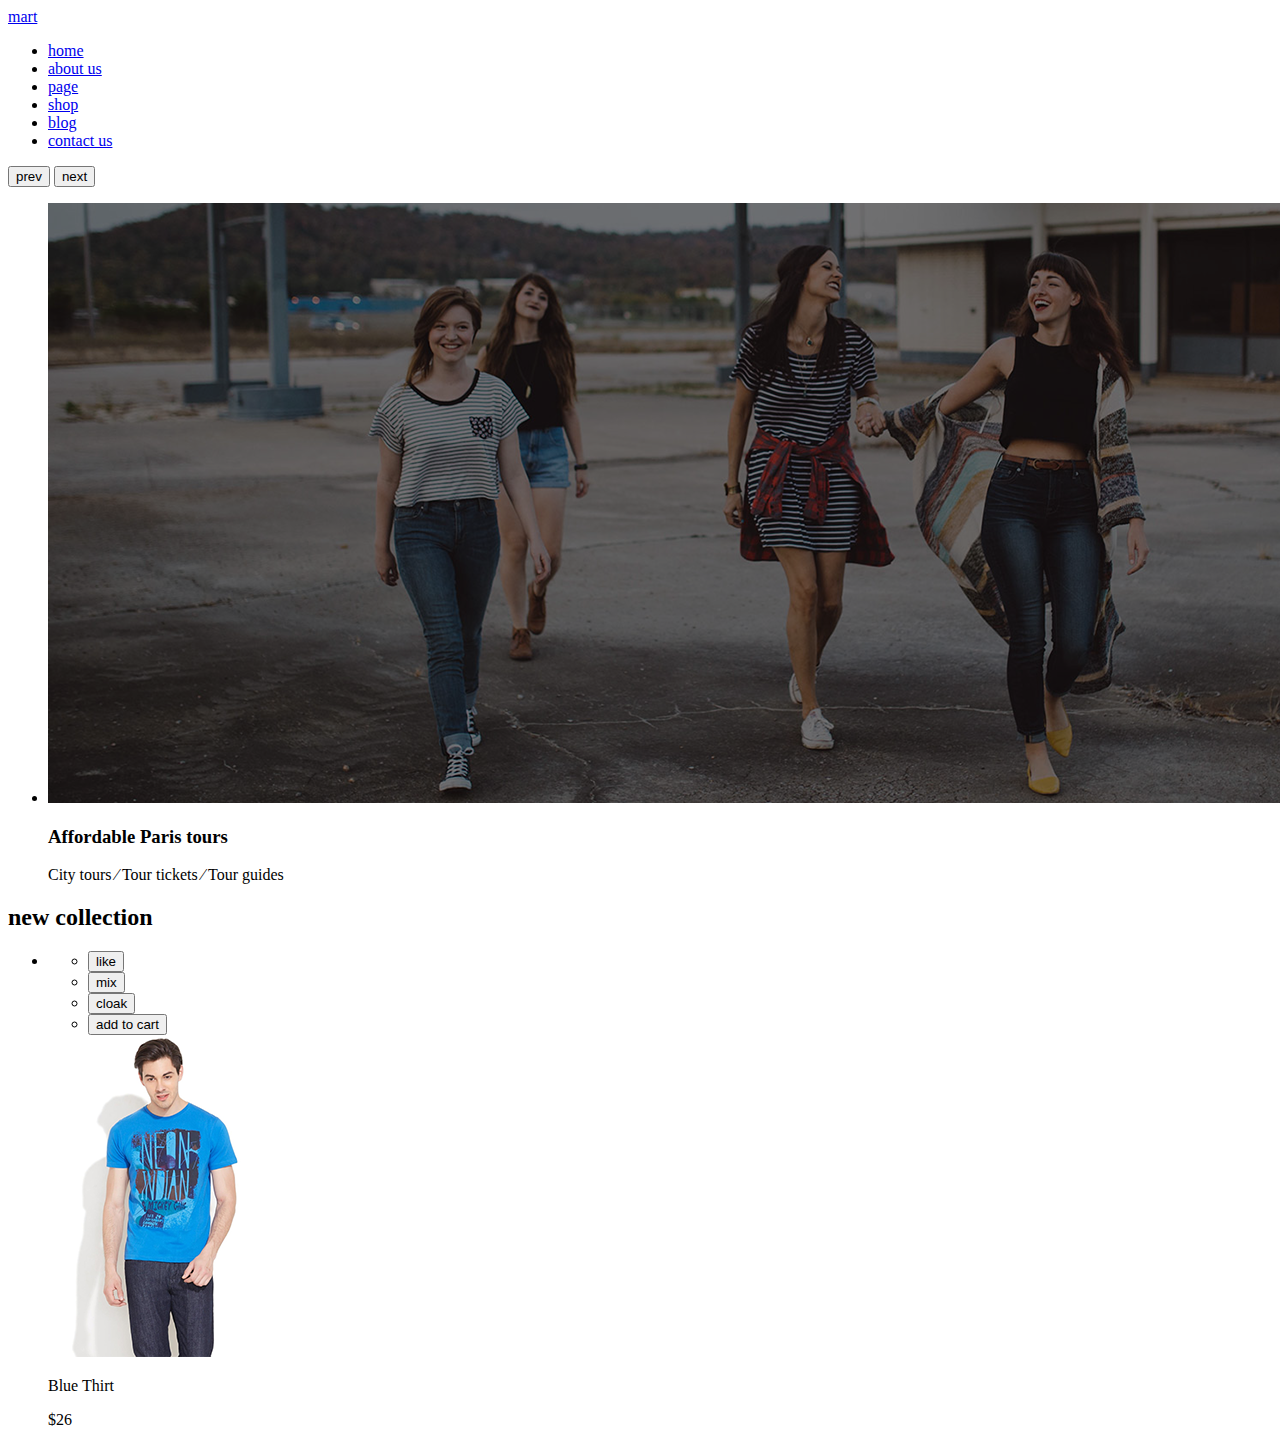
<file: html1/index.html>
<!DOCTYPE html><!DOCTYPE html>
<html lang="en">
<head>
    <meta charset="UTF-8">
    <meta name="viewport" content="width=device-width, initial-scale=1.0">
    <meta http-equiv="X-UA-Compatible" content="ie=edge">
    <link href="https://fonts.googleapis.com/css?family=Montserrat|Open+Sans:700|Roboto:300,900&amp;subset=cyrillic" rel="stylesheet">
    <link rel="stylesheet" href="css/style.css"/>
    <title>Homework_05</title>
</head>
<body>
    <header class="headline"> 
        <div class="container clearfix">        
        <a href="#" class="logo">mart</a>
        <nav class="naviganion">
            <ul class="menu clearfix">
             <li class="menu_item"><a href="#">home</a></li>
             <li class="menu_item"><a href="#">about us</a></li>
             <li class="menu_item"><a href="#">page</a></li>
             <li class="menu_item"><a href="#">shop</a></li>
             <li class="menu_item"><a href="#">blog</a></li>
             <li class="menu_item"><a href="#">contact us</a></li>
            </ul>
        </nav>
        </div>
    </header>
    <main class="main_page">

        <section class="slide_section slide_container">
            <div class="slide_content">
                <div class="box_ctrl container">
                    <button class="slide_ctrl prev"> <span class="visually-hidden">prev</span> </button>
                    <button class="slide_ctrl next"> <span class="visually-hidden">next</span> </button>
                </div>
                <ul class="slides">
                    <li class="slides_item">
                        <img class="slides_image" src="img/slides/slide_img1.png" alt="slide image" width="1600" height="600">
                        <div class="slides_descr">
                            <h3 class="slides_title">Affordable Paris tours</h3>
                            <p class="slides_subtitle">City tours  <span>&#8260;</span>  Tour tickets  <span>&#8260;</span>  Tour guides</p>
                        </div>
                    </li>
                </ul>
            </div>
        </section>

    <section class="collection">
        <div class="container">
            <h2>new collection</h2>
            <ul class="card clearfix">
                <li class="card_item ">
                <div class="card_wrap">
                    <div class="soc_box">
                        <ul class="soc_menu clearfix">
                            <li class="soc_item"><button class="soc_btn like"> <span class="visually-hidden">like</span></button></li>
                            <li class="soc_item"><button class="soc_btn mix"> <span class="visually-hidden">mix</span></button></li>
                            <li class="soc_item"><button class="soc_btn cloak"> <span class="visually-hidden">cloak</span></button></li>
                            <li class="soc_item"><button class="soc_btn cart">add to cart</button></li>
                        </ul>               
                     </div>
                     <img src="img/photo/image1.png" alt="photo" width="255" height="322" >
                     <div class="name_box">
                         <p class="name">Blue Thirt</p>
                     </div>
                     <div class="price_box">
                         <p class="price"><span>&#36;</span>26</p>
                     </div>
                </div>                
                </li>
</file>
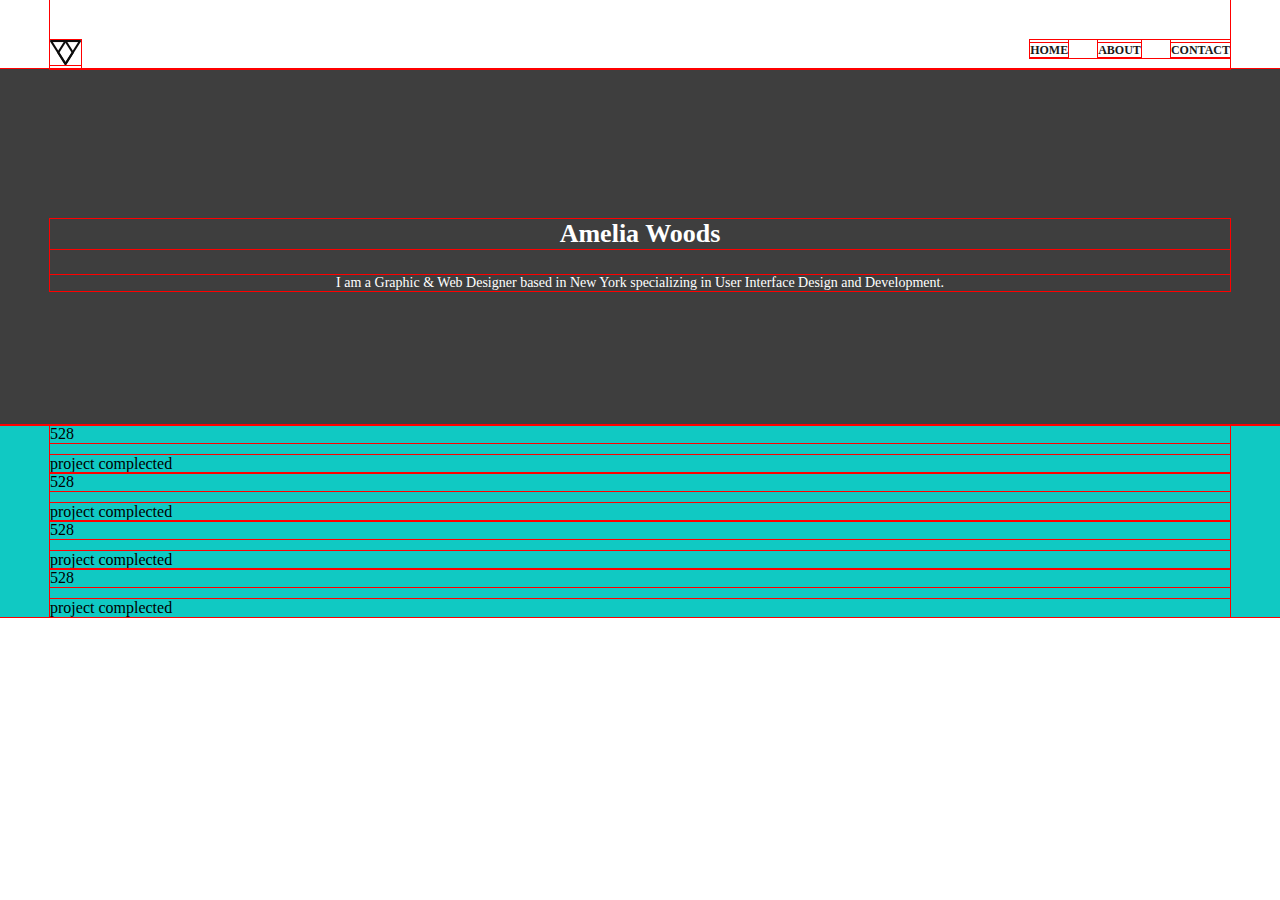
<file: start teach/index.html>
<!DOCTYPE html>
<html lang="en">
<head>
    <meta charset="UTF-8">
    <meta name="viewport" content="width=device-width, initial-scale=1.0">
    <meta http-equiv="X-UA-Compatible" content="ie=edge">
    <link rel="stylesheet" href="css/style.css">
    <link href="http://allfont.ru/allfont.css?fonts=montserrat" rel="stylesheet" type="text/css" />
    <link href="" rel="stylesheet" type="text/css" />
    <link href="" rel="stylesheet" type="text/css" />
    <link href="" rel="stylesheet" type="text/css" />
    <link href="" rel="stylesheet" type="text/css" />
    <title>Day1</title>
</head>
<body>
        <header class=" header container box clearfix">
            <a href="#" class="logo">
                <img src="./img/logo@1X.png" alt="">
            </a>
        <nav class="head">
            <ul class="site-navigation clearfix">
            <li class="head-item"><a href="#">Home</a>
            </li>
            <li class="head-item"><a href="#">About</a>
            </li>
            <li class="head-item"><a href="#">Contact</a>
            </li>
            </ul>   
        </nav>  
        </header>

        <main>
        <section class="banner" >
            <div class="container">
            <h2 class="name">Amelia Woods</h2>
            <p class="long-name">I am a Graphic & Web Designer based in New York specializing in User Interface Design and Development. </p>
        </div>
        </section> 

        <section class="numbers">
            <div class="container">
                <ul class="number-list">
                    <li class="number-items">
                        <p class="number-title">528</p>
                        <p class="number-subtitle">project complected</p>
                    </li>
                    <li class="number-items">
                        <p class="number-title">528</p>
                        <p class="number-subtitle">project complected</p>
                    </li>
                    <li class="number-items">
                        <p class="number-title">528</p>
                        <p class="number-subtitle">project complected</p>
                    </li>
                    <li class="number-items">
                        <p class="number-title">528</p>
                        <p class="number-subtitle">project complected</p>
                    </li>
                </ul>
            </div>
        </section>
    </main>

</body>
</file>
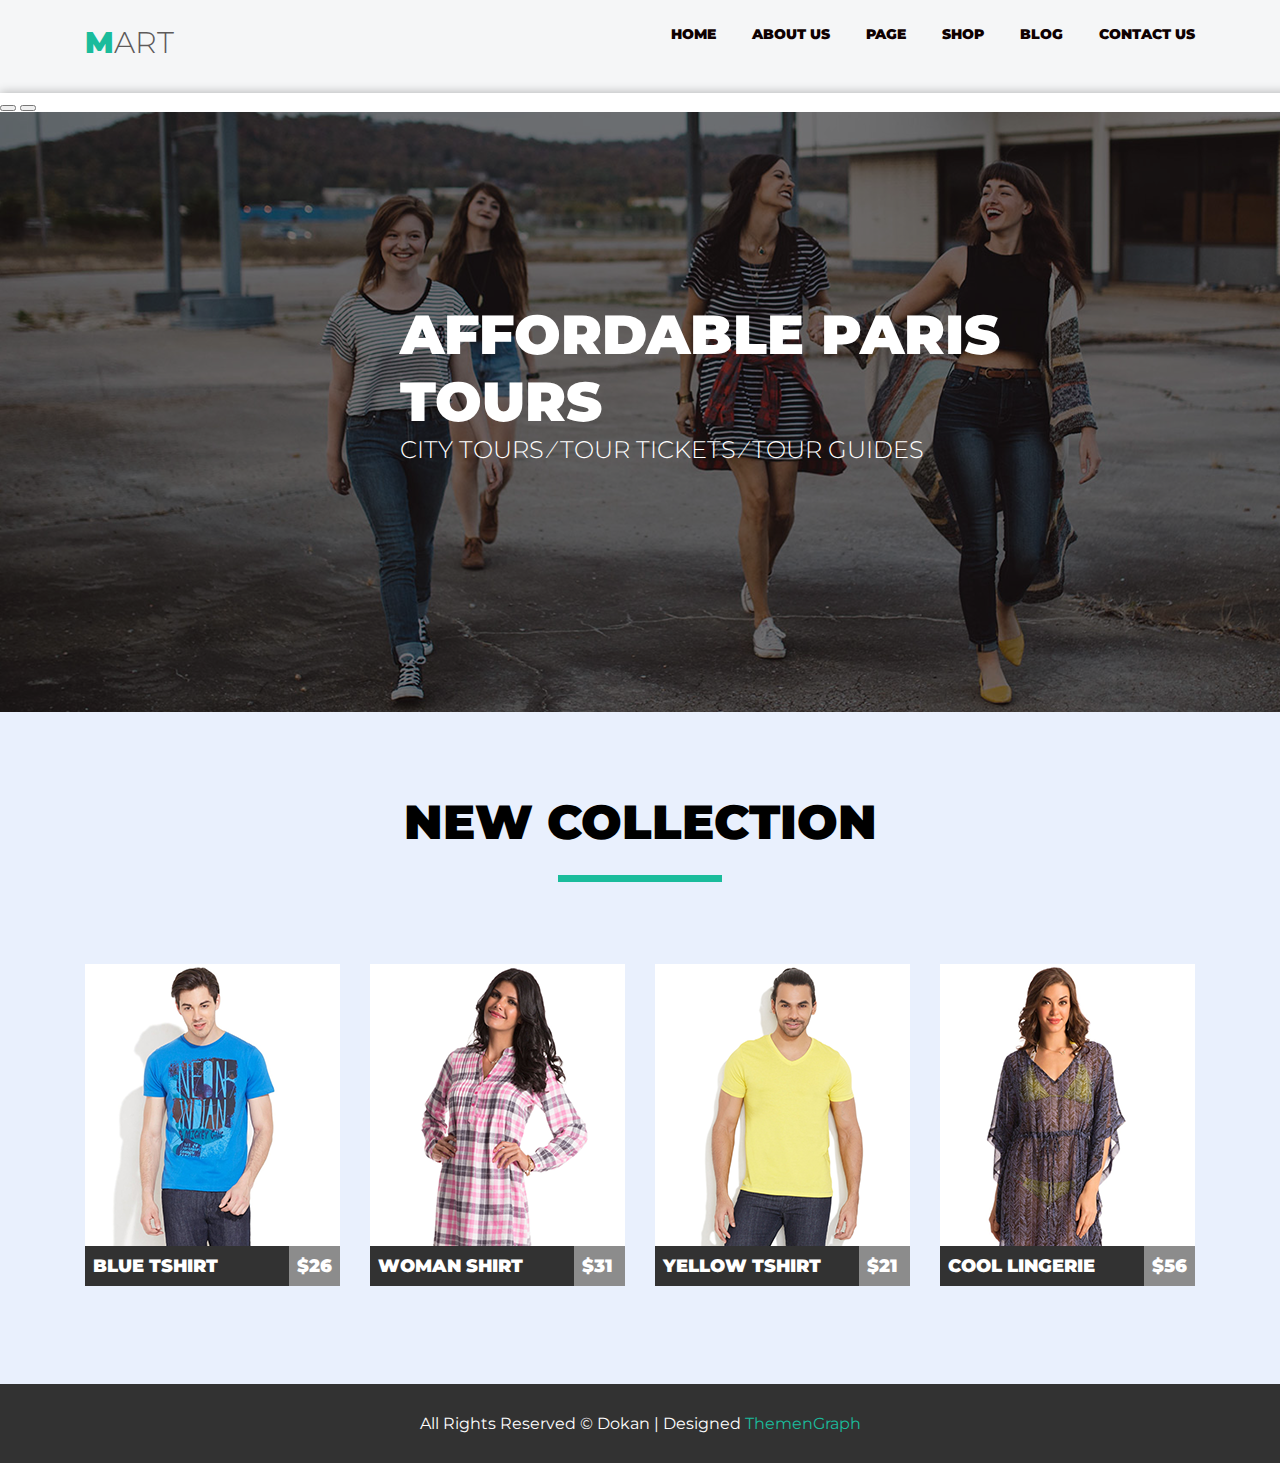
<file: day 3/module-5/index.html>
<!DOCTYPE html>
<html lang="en">
<head>
    <meta charset="UTF-8">
    <meta name="viewport" content="width=device-width, initial-scale=1.0">
    <meta http-equiv="X-UA-Compatible" content="ie=edge">
    <link href="https://fonts.googleapis.com/css?family=Montserrat|Open+Sans:700|Roboto:300,900&amp;subset=cyrillic" rel="stylesheet">
    <link rel="stylesheet" href="/day 3/module-5/css/style.css">
    <title>Homework_05</title>
</head>
<body>
    <header class="headline"> 
        <div class="container clearfix">        
        <a href="#" class="logo">mart</a>
        <nav class="naviganion">
            <ul class="menu clearfix">
             <li class="menu_item"><a href="#">home</a></li>
             <li class="menu_item"><a href="#">about us</a></li>
             <li class="menu_item"><a href="#">page</a></li>
             <li class="menu_item"><a href="#">shop</a></li>
             <li class="menu_item"><a href="#">blog</a></li>
             <li class="menu_item"><a href="#">contact us</a></li>
            </ul>
        </nav>
        </div>
    </header>

    <main class="main_page">

        <section class="slide_section slide_container">
            <div class="slide_content">
                <div class="box inner-container">
                    <button class="slide"> <span class="visually-hidden">prev</span> </button>
                    <button class="slide-next"> <span class="visually-hidden">next</span> </button>
                </div>
                <ul class="slides">
                    <li class="slides-item">
                        <img class="slides-image" src="img/slide_img1.png" alt="slide image" width="1600" height="600">
                        <div class="slides_descr">
                            <h3 class="slides_title">Affordable Paris tours</h3>
                            <p class="slides_subtitle">City tours  <span>&#8260;</span>  Tour tickets  <span>&#8260;</span>  Tour guides</p>
                        </div>
                    </li>
                </ul>
            </div>
        </section>

    <section class="collection">
        <div class="container">
            <h2>new collection</h2>
            <ul class="card clearfix">
                <li class="card_item ">
                <div class="card_wrap">
                    <div class="soc_box">
                        <ul class="soc_menu clearfix">
                            <li class="soc_item"><button class="soc_btn like"> <span class="visually-hidden">like</span></button></li>
                            <li class="soc_item"><button class="soc_btn mix"> <span class="visually-hidden">mix</span></button></li>
                            <li class="soc_item"><button class="soc_btn cloak"> <span class="visually-hidden">cloak</span></button></li>
                            <li class="soc_item"><button class="soc_btn cart">add to cart</button></li>
                        </ul>               
                     </div>
                     <img src="img/img/img1.png" alt="photo" width="255" height="322" >
                     <div class="name_box">
                         <p class="name">Blue Tshirt</p>
                     </div>
                     <div class="price_box">
                         <p class="price"><span>&#36;</span>26</p>
                     </div>
                </div>                
                </li>
                <li class="card_item ">
                <div class="card_wrap">
                    <div class="soc_box">
                        <ul class="soc_menu clearfix">
                            <li class="soc_item"><button class="soc_btn like"> <span class="visually-hidden">like</span></button></li>
                            <li class="soc_item"><button class="soc_btn mix"> <span class="visually-hidden">mix</span></button></li>
                            <li class="soc_item"><button class="soc_btn cloak"> <span class="visually-hidden">cloak</span></button></li>
                            <li class="soc_item"><button class="soc_btn cart">add to cart</button></li>
                        </ul>               
                     </div>
                     <img src="img/img/img2.png" alt="photo" width="255" height="322" >
                     <div class="name_box">
                         <p class="name">woman shirt</p>
                     </div>
                     <div class="price_box">
                         <p class="price"><span>&#36;</span>31</p>
                     </div>
                </div>                
                </li>
                <li class="card_item ">
                <div class="card_wrap">
                    <div class="soc_box">
                        <ul class="soc_menu clearfix">
                            <li class="soc_item"><button class="soc_btn like"> <span class="visually-hidden">like</span></button></li>
                            <li class="soc_item"><button class="soc_btn mix"> <span class="visually-hidden">mix</span></button></li>
                            <li class="soc_item"><button class="soc_btn cloak"> <span class="visually-hidden">cloak</span></button></li>
                            <li class="soc_item"><button class="soc_btn cart">add to cart</button></li>
                        </ul>               
                     </div>
                     <img src="img/img/img3.png" alt="photo" width="255" height="322" >
                     <div class="name_box">
                         <p class="name">yellow Tshirt</p>
                     </div>
                     <div class="price_box">
                         <p class="price"><span>&#36;</span>21</p>
                     </div>
                </div>                
                </li>            
                <li class="card_item ">
                <div class="card_wrap">
                    <div class="soc_box">
                        <ul class="soc_menu clearfix">
                            <li class="soc_item"><button class="soc_btn like"> <span class="visually-hidden">like</span></button></li>
                            <li class="soc_item"><button class="soc_btn mix"> <span class="visually-hidden">mix</span></button></li>
                            <li class="soc_item"><button class="soc_btn cloak"> <span class="visually-hidden">cloak</span></button></li>
                            <li class="soc_item"><button class="soc_btn cart">add to cart</button></li>
                        </ul>               
                     </div>
                     <img src="img/img/img4.png" alt="photo" width="255" height="322" >
                     <div class="name_box">
                         <p class="name">cool lingerie</p>
                     </div>
                     <div class="price_box">
                         <p class="price"><span>&#36;</span>56</p>
                     </div>
                </div>                
                </li>         
            </ul>        
        </div>
    </section>
    </main>
    <footer class="foot">
        <div class="container">
            <p>All Rights Reserved <span>&#169;</span> Dokan <span>&#124;</span> Designed <span class="lead">ThemenGraph</span></p>
        </div>
    </footer>    
</body>
</html>
</file>
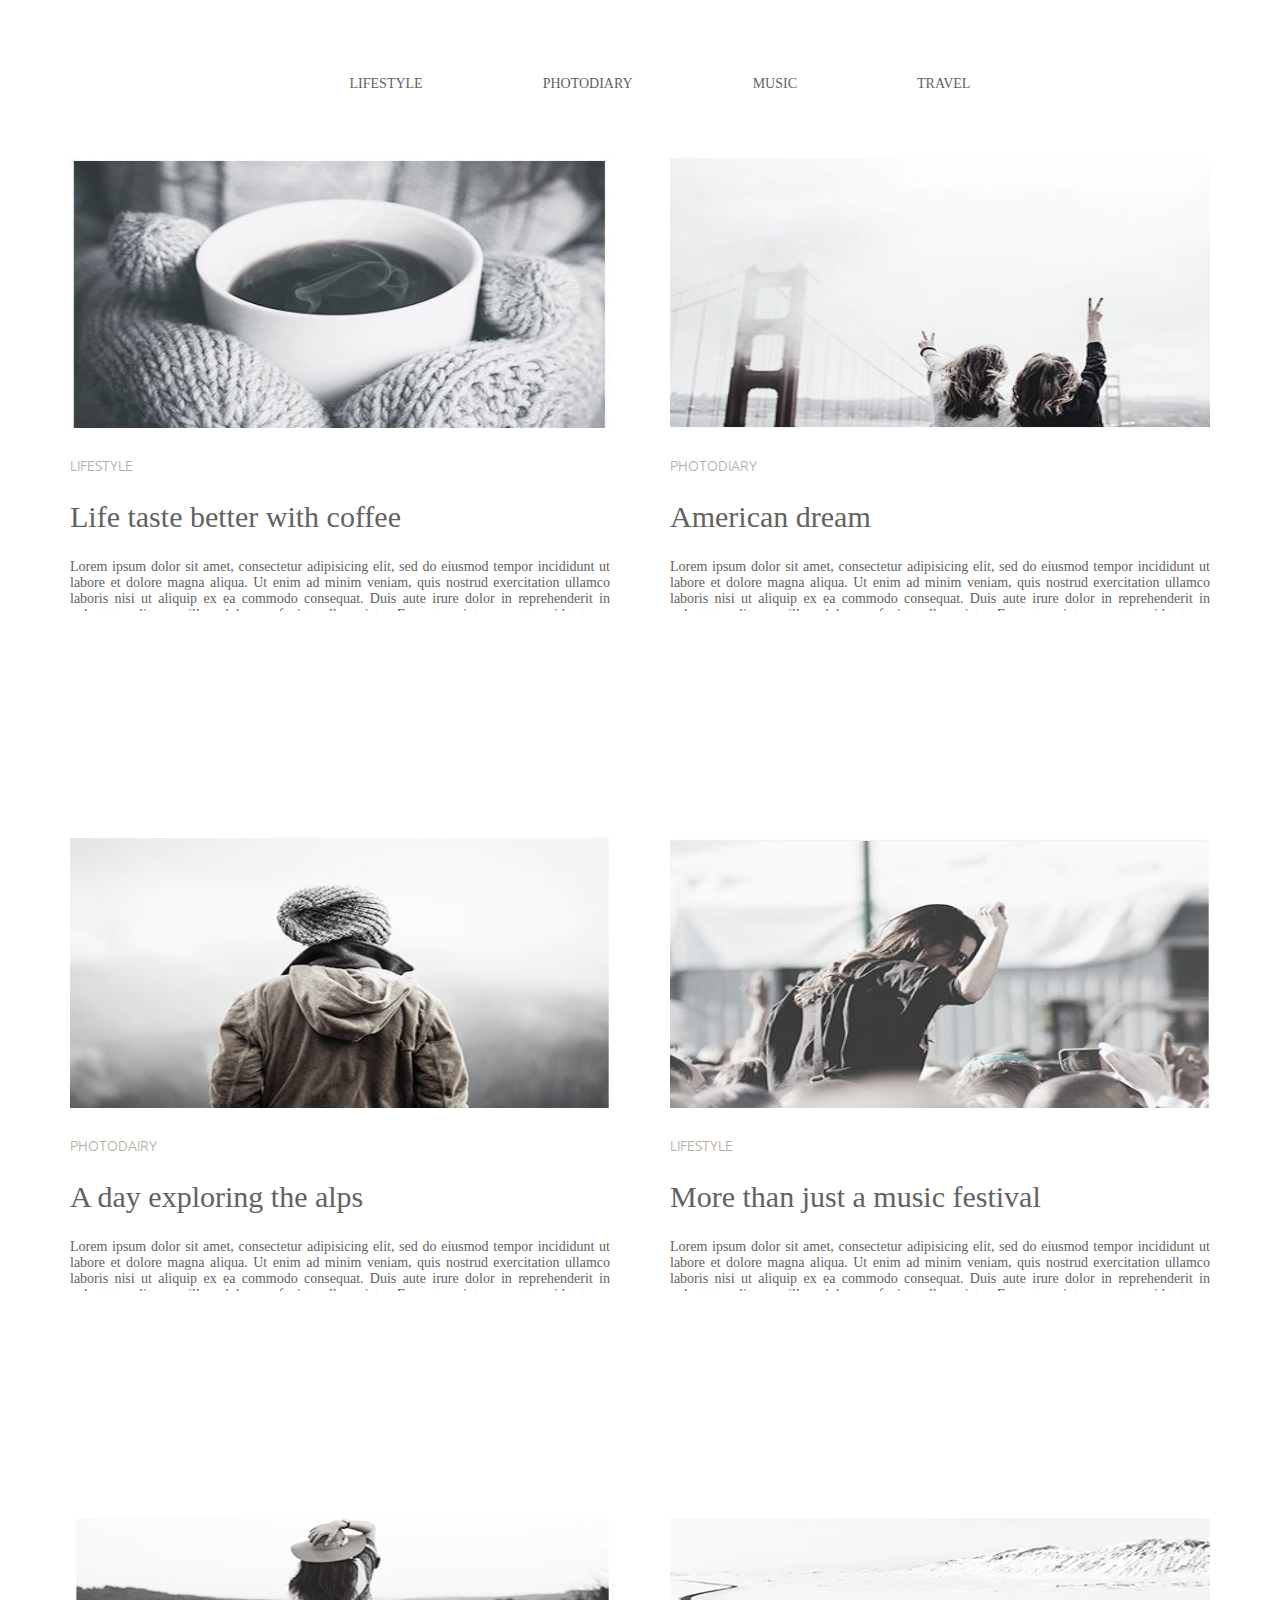
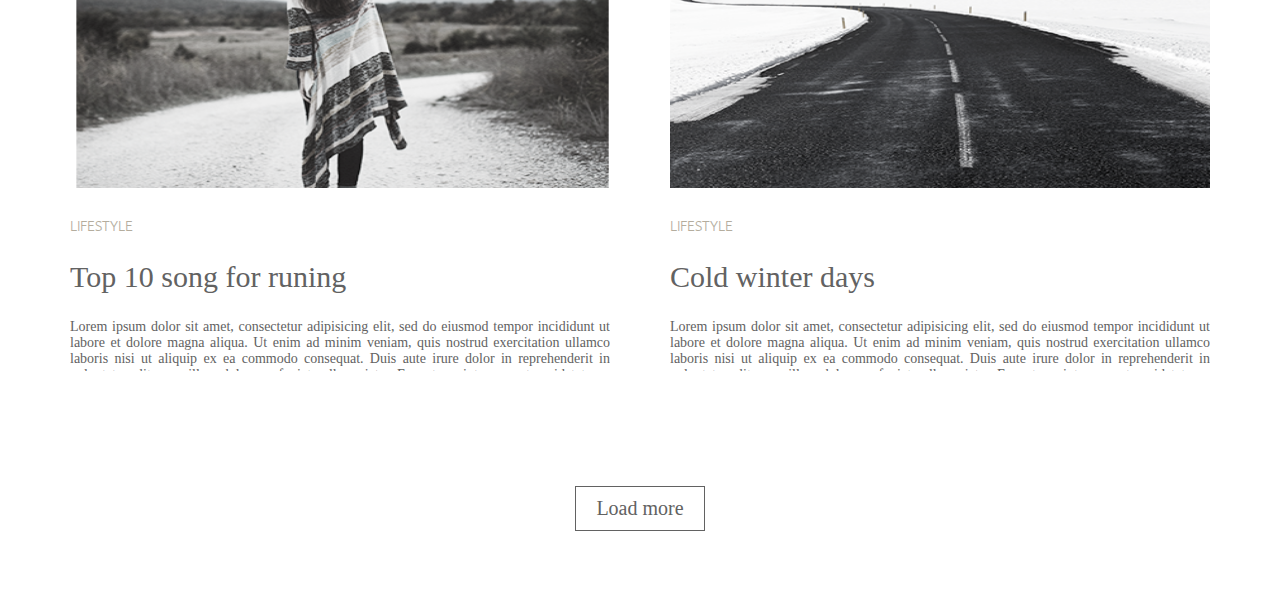
<file: html-css/module-3/index.html>
<!DOCTYPE html>
<html lang="en">
    <head>
        <meta charset="UTF-8">
        <meta name="viewport" content="width=device-width, initial-scale=1.0">
        <meta http-equiv="X-UA-Compatible" content="ie=edge">
        <title>Home work</title>
        <link rel="stylesheet" href="css/style.css">
        <link href="https://fonts.googleapis.com/css?family=Playfair+Display" rel="stylesheet">
        <link href="https://fonts.googleapis.com/css?family=Ubuntu" rel="stylesheet">
    </head>
     <body>
        <header class="main-page-header">
            <nav>
                <ul>
                    <li>lifestyle</li>
                    <li>photodiary</li>
                    <li>music</li>
                    <li>travel</li>
                </ul>
            </nav>
        </header>
        <main>
            <article class="main-page-article">
                <img src="img/image1.png" width="100%">
                <h5>Lifestyle</h5>  
                <h2>Life taste better with coffee </h2>
                <p> Lorem ipsum dolor sit amet, consectetur adipisicing elit, sed do eiusmod tempor incididunt ut labore et dolore magna aliqua.
                   Ut enim ad minim veniam, quis nostrud exercitation ullamco laboris nisi ut aliquip ex ea commodo consequat. Duis aute irure 
                   dolor in reprehenderit in voluptate velit esse cillum dolore eu fugiat nulla pariatur. Excepteur sint occaecat cupidatat non
                   proident, sunt in culpa qui officia deserunt mollit anim id est laborum. Sed ut perspiciatis unde omnis iste natus error sit 
                   voluptatem accusantium doloremque laudantium, totam rem aperiam, eaque ipsa quae ab illo inventore veritatis et quasi architecto.
                   beatae vitae dicta sunt explicabo Nemo enim ipsam voluptatem quia voluptas sit aspernatur aut odit aut fugit, sed quia consequuntur
                   magni dolores eos qui ratione voluptatem sequi nesciunt. Neque porro quisquam est, qui dolorem ipsum quia dolor sit amet,
                   consectetur, adipisci velit, sed quia non numquam eius modi tempora incidunt ut labore et dolore magnam aliquam quaerat voluptatem..
                </p>
            </article>
            <article class="main-page-article">
                <img src="img/image2.png" width="100%">
                <h5>Photodiary</h5>
                <h2>American dream</h2>
                <p>Lorem ipsum dolor sit amet, consectetur adipisicing elit, sed do eiusmod tempor incididunt ut labore et dolore magna aliqua.
                        Ut enim ad minim veniam, quis nostrud exercitation ullamco laboris nisi ut aliquip ex ea commodo consequat. Duis aute irure 
                        dolor in reprehenderit in voluptate velit esse cillum dolore eu fugiat nulla pariatur. Excepteur sint occaecat cupidatat non
                        proident, sunt in culpa qui officia deserunt mollit anim id est laborum. Sed ut perspiciatis unde omnis iste natus error sit 
                        voluptatem accusantium doloremque laudantium, totam rem aperiam, eaque ipsa quae ab illo inventore veritatis et quasi architecto.
                        beatae vitae dicta sunt explicabo Nemo enim ipsam voluptatem quia voluptas sit aspernatur aut odit aut fugit, sed quia consequuntur
                        magni dolores eos qui ratione voluptatem sequi nesciunt. Neque porro quisquam est, qui dolorem ipsum quia dolor sit amet,
                        consectetur, adipisci velit, sed quia non numquam eius modi tempora incidunt ut labore et dolore magnam aliquam quaerat voluptatem...
                </p>
            </article>    
            <article class="main-page-article">
                <img src="img/image3.png" width="100%">
                <h5>Photodairy</h5>
                <h2>A day exploring the alps</h2>
                <p>Lorem ipsum dolor sit amet, consectetur adipisicing elit, sed do eiusmod tempor incididunt ut labore et dolore magna aliqua.
                        Ut enim ad minim veniam, quis nostrud exercitation ullamco laboris nisi ut aliquip ex ea commodo consequat. Duis aute irure 
                        dolor in reprehenderit in voluptate velit esse cillum dolore eu fugiat nulla pariatur. Excepteur sint occaecat cupidatat non
                        proident, sunt in culpa qui officia deserunt mollit anim id est laborum. Sed ut perspiciatis unde omnis iste natus error sit 
                        voluptatem accusantium doloremque laudantium, totam rem aperiam, eaque ipsa quae ab illo inventore veritatis et quasi architecto.
                        beatae vitae dicta sunt explicabo Nemo enim ipsam voluptatem quia voluptas sit aspernatur aut odit aut fugit, sed quia consequuntur
                        magni dolores eos qui ratione voluptatem sequi nesciunt. Neque porro quisquam est, qui dolorem ipsum quia dolor sit amet,
                        consectetur, adipisci velit, sed quia non numquam eius modi tempora incidunt ut labore et dolore magnam aliquam quaerat voluptatem..
                </p>
            </article>
            <article class="main-page-article">
                <img src="img/image4.png" width="100%">
                <h5>Lifestyle</h5>
                <h2>More than just a music festival</h2>
                <p>Lorem ipsum dolor sit amet, consectetur adipisicing elit, sed do eiusmod tempor incididunt ut labore et dolore magna aliqua.
                        Ut enim ad minim veniam, quis nostrud exercitation ullamco laboris nisi ut aliquip ex ea commodo consequat. Duis aute irure 
                        dolor in reprehenderit in voluptate velit esse cillum dolore eu fugiat nulla pariatur. Excepteur sint occaecat cupidatat non
                        proident, sunt in culpa qui officia deserunt mollit anim id est laborum. Sed ut perspiciatis unde omnis iste natus error sit 
                        voluptatem accusantium doloremque laudantium, totam rem aperiam, eaque ipsa quae ab illo inventore veritatis et quasi architecto.
                        beatae vitae dicta sunt explicabo Nemo enim ipsam voluptatem quia voluptas sit aspernatur aut odit aut fugit, sed quia consequuntur
                        magni dolores eos qui ratione voluptatem sequi nesciunt. Neque porro quisquam est, qui dolorem ipsum quia dolor sit amet,
                        consectetur, adipisci velit, sed quia non numquam eius modi tempora incidunt ut labore et dolore magnam aliquam quaerat voluptatem..
                </p>
            </article>
            <article class="main-page-article">
                <img src="img/image5.png" width="100%">
                <h5>Lifestyle</h5>
                <h2>Top 10 song for runing</h2>
                <p>Lorem ipsum dolor sit amet, consectetur adipisicing elit, sed do eiusmod tempor incididunt ut labore et dolore magna aliqua.
                    Ut enim ad minim veniam, quis nostrud exercitation ullamco laboris nisi ut aliquip ex ea commodo consequat. Duis aute irure 
                    dolor in reprehenderit in voluptate velit esse cillum dolore eu fugiat nulla pariatur. Excepteur sint occaecat cupidatat non
                    proident, sunt in culpa qui officia deserunt mollit anim id est laborum. Sed ut perspiciatis unde omnis iste natus error sit 
                    voluptatem accusantium doloremque laudantium, totam rem aperiam, eaque ipsa quae ab illo inventore veritatis et quasi architecto.
                    beatae vitae dicta sunt explicabo Nemo enim ipsam voluptatem quia voluptas sit aspernatur aut odit aut fugit, sed quia consequuntur
                    magni dolores eos qui ratione voluptatem sequi nesciunt. Neque porro quisquam est, qui dolorem ipsum quia dolor sit amet,
                    consectetur, adipisci velit, sed quia non numquam eius modi tempora incidunt ut labore et dolore magnam aliquam quaerat voluptatem..
                </p>
            </article>
            <article class="main-page-article">
                <img src="img/image6.png" width="100%">
                <h5>Lifestyle</h5>
                <h2>Cold winter days</h2>
                <p>Lorem ipsum dolor sit amet, consectetur adipisicing elit, sed do eiusmod tempor incididunt ut labore et dolore magna aliqua.
                    Ut enim ad minim veniam, quis nostrud exercitation ullamco laboris nisi ut aliquip ex ea commodo consequat. Duis aute irure 
                    dolor in reprehenderit in voluptate velit esse cillum dolore eu fugiat nulla pariatur. Excepteur sint occaecat cupidatat non
                    proident, sunt in culpa qui officia deserunt mollit anim id est laborum. Sed ut perspiciatis unde omnis iste natus error sit 
                    voluptatem accusantium doloremque laudantium, totam rem aperiam, eaque ipsa quae ab illo inventore veritatis et quasi architecto.
                    beatae vitae dicta sunt explicabo Nemo enim ipsam voluptatem quia voluptas sit aspernatur aut odit aut fugit, sed quia consequuntur
                    magni dolores eos qui ratione voluptatem sequi nesciunt. Neque porro quisquam est, qui dolorem ipsum quia dolor sit amet,
                    consectetur, adipisci velit, sed quia non numquam eius modi tempora incidunt ut labore et dolore magnam aliquam quaerat voluptatem..
                </p>
            </article>
        </main>
        <footer class="main-page-footer">
            <button>Load more</button>
        </footer>
    </body>
</html>
</file>
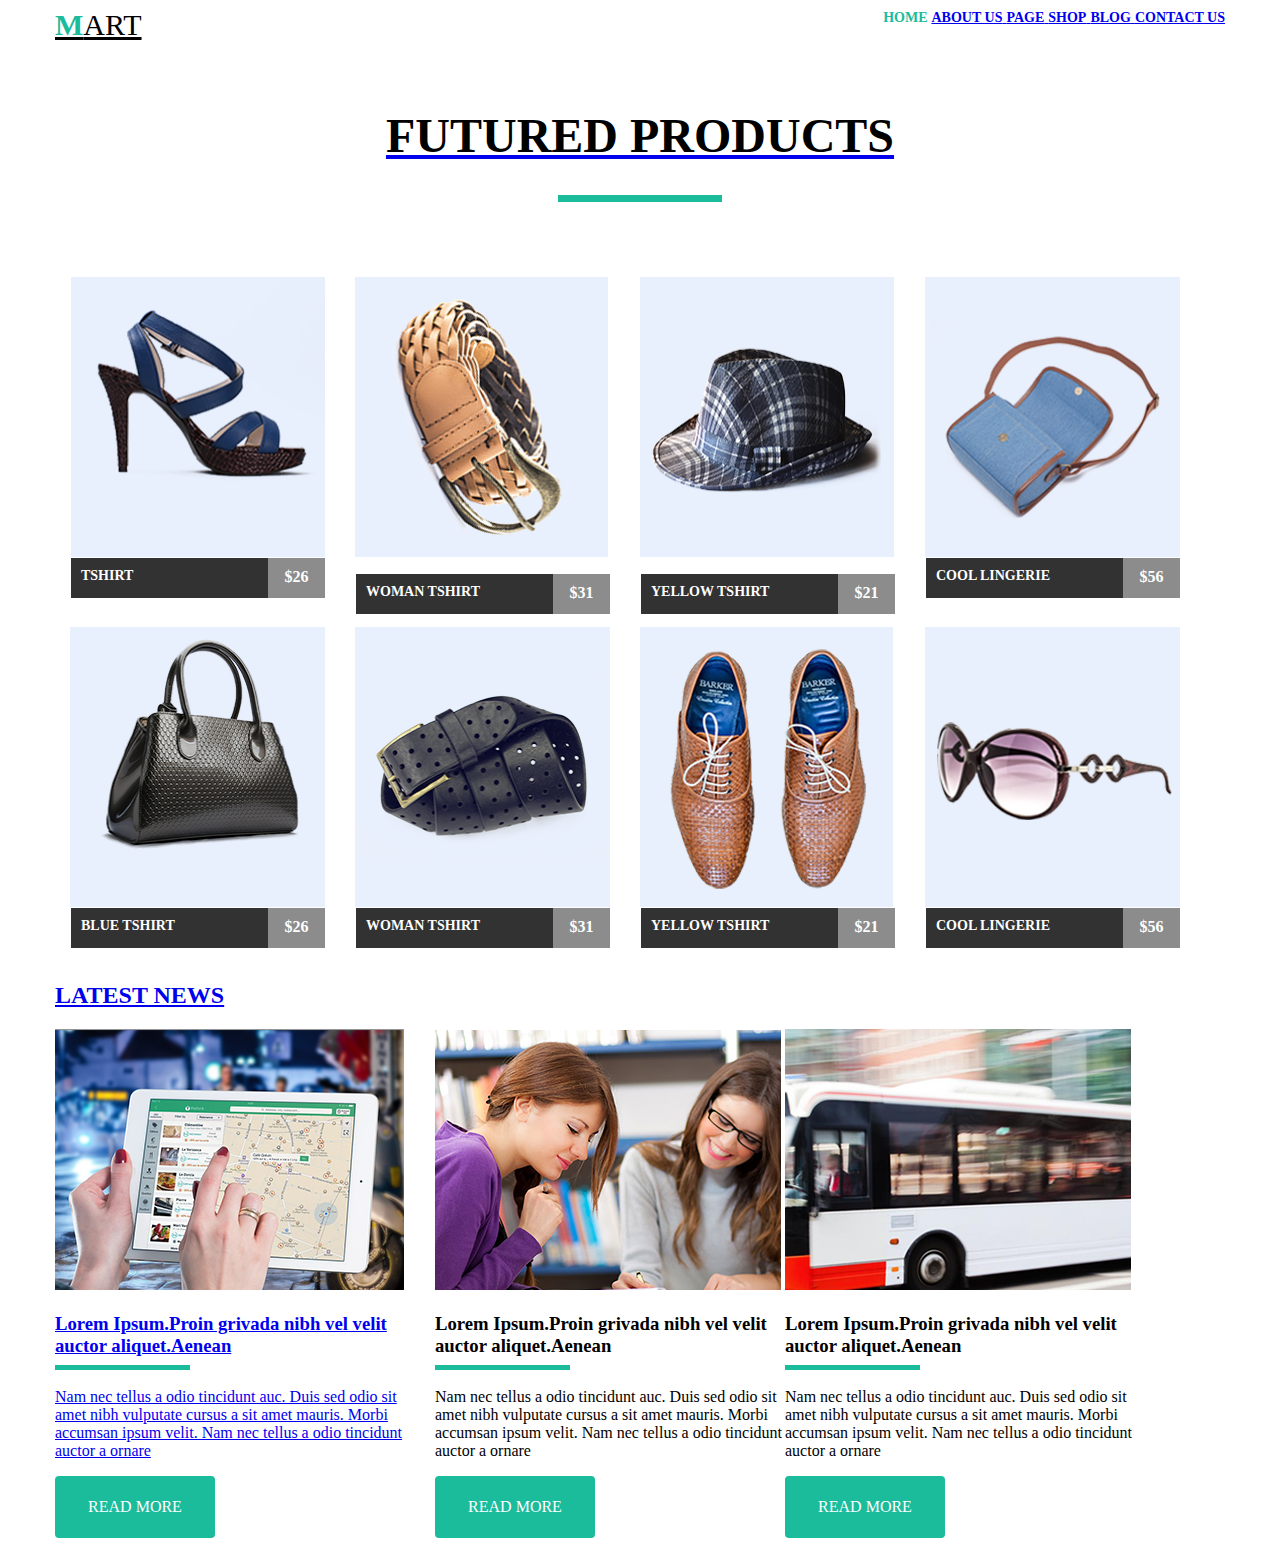
<file: html-css/module-4/index.html>
<!DOCTYPE html>
<html lang="en">
    <head>
        <meta charset="UTF-8">
        <meta name="viewport" content="width=device-width, initial-scale=1.0">
        <meta http-equiv="X-UA-Compatible" content="ie=edge">
        <link rel="stylesheet" href="css/style.css">
        <link href="http://allfont.ru/allfont.css?fonts=roboto-black" rel="stylesheet" type="text/css" />
        <link href="http://allfont.ru/allfont.css?fonts=roboto-light" rel="stylesheet" type="text/css" />
        <link href="http://allfont.ru/allfont.css?fonts=open-sans-bold" rel="stylesheet" type="text/css" />
        <link href="http://allfont.ru/allfont.css?fonts=aenean" rel="stylesheet" type="text/css" />
        <title>Document</title>
    </head>
    <body>
        <header class="main-page-header container">
            <a href="#"><span>M</span>ART</a>
            <nav>
                <ul class="menu">
                    <li class="active">Home</li>
                    <li class="active"><a href="#">About us</li>
                    <li class="active"><a href="#">Page</li> 
                    <li class="active"><a href="#">Shop</li>
                    <li class="active"><a href="#">Blog</li> 
                    <li class="active"><a href="#" >Contact us</li>
                </ul>
            </nav>
        </header>
        <main>
            <section class="container futured clearfix">
            <h2>FUTURED PRODUCTS</h2> 

            <article class="main-page-product-block">
                <img src="img/img1.png" alt="">
                </div>   
                    <p class="product-name">TSHIRT</p>
                    <p class="product-cost">$26</p>
                </div>
            </article>

            <article class="main-page-product-block">
                <img src="img/img2.png" alt="">
                <div>
                    <p class="product-name">WOMAN TSHIRT<p>
                    <p class="product-cost">$31<p>
                </div> 
            </article>

            <article class="main-page-product-block">
                <img src="img/img3.png" alt="">
                <div>
                    <p class="product-name">YELLOW TSHIRT</p>
                    <p class="product-cost">$21<p>
                    </div>
            </article>

            <article class="main-page-product-block" >   
                <img src="img/img4.png" alt=""> 
                <div>
                    <p class="product-name">COOL LINGERIE</p>
                    <p class="product-cost">$56</p>
                </div>
            </article>

            <article class="main-page-product-block">
                <img src="img/img5.png" alt="">
                <div>  
                    <p class="product-name">BLUE TSHIRT</p>
                    <p class="product-cost">$26</p>
                </div>
            </article>

            <article class="main-page-product-block">
                <img src="img/img6.png" alt="">
                <div>
                    <p class="product-name">WOMAN TSHIRT</p>
                    <p class="product-cost">$31</p>
                </div>
            </article>

            <article class="main-page-product-block">
                <img src="img/img7.png" alt="">
                <div>       
                    <p class="product-name">YELLOW TSHIRT</p>
                    <p class="product-cost" >$21</p>
                </div>
            </article>
            <article class="main-page-product-block">
                <img src="img/img8.png" alt="">
                <div>
                    <p class="product-name">COOL LINGERIE</p>
                    <p class="product-cost" >$56</p>
                </div>
            </article>
            </section>

            <section class="container ">
            <h2>LATEST NEWS</h2>
            <ul CLASS="News clearfix">
                <li class="news-item">
                    <img src="img/img9.png" alt="">
                    <h3>Lorem Ipsum.Proin grivada nibh vel velit auctor aliquet.Aenean</h3>
                    <p>Nam nec tellus a odio tincidunt auc. Duis sed odio sit amet nibh vulputate cursus a sit amet
                        mauris. Morbi accumsan ipsum velit. Nam nec tellus a odio tincidunt auctor a ornare </p>
                    <a href="#" class="Button-More">Read More</a>
                    </li>
                <li  class="news-item">
                    <img src="img/img10.png" alt="">
                    <h3>Lorem Ipsum.Proin grivada nibh vel velit auctor aliquet.Aenean</h3>
                    <p>Nam nec tellus a odio tincidunt auc. Duis sed odio sit amet nibh vulputate cursus a sit amet
                        mauris. Morbi accumsan ipsum velit. Nam nec tellus a odio tincidunt auctor a ornare </p>
                    <a href="#" class="Button-More">Read More</a>
                    </li>
                <li class="news-item">
                    <img src="img/img11.png" alt="">
                    <h3>Lorem Ipsum.Proin grivada nibh vel velit auctor aliquet.Aenean</h3>
                    <p>Nam nec tellus a odio tincidunt auc. Duis sed odio sit amet nibh vulputate cursus a sit amet
                        mauris. Morbi accumsan ipsum velit. Nam nec tellus a odio tincidunt auctor a ornare </p>
                        <a href="#" class="Button-More">Read More</a>
                    </li>
            </ul>


            <!-- <article class="main-page-article">
                <img src="img/img9.png" alt="">
                <h3>Lorem Ipsum.Proin grivada nibh vel velit auctor aliquet.Aenean
                </h3>
                <p>Nam nec tellus a odio tincidunt auc. Duis sed odio sit amet nibh vulputate cursus a sit amet mauris. Morbi accumsan ipsum velit. Nam nec tellus a odio tincidunt auctor a ornare 
                </p>
                <button>Read More</button>
            </article>
            <article class="main-page-article">
                    <img src="img/img10.png" alt="">
                <p>Lorem Ipsum.Proin grivada nibh vel velit auctor aliquet.Aenean
                </p>
                <div>Nam nec tellus a odio tincidunt auc. Duis sed odio sit amet nibh vulputate cursus a sit amet mauris. Morbi accumsan ipsum velit. Nam nec tellus a odio tincidunt auctor a ornare 
                </div>
            </article>
            <article class="main-page-article">
                    <img src="img/img11.png" alt="">
                <p>Lorem Ipsum.Proin grivada nibh vel velit auctor aliquet.Aenean
                </p>
                >Nam nec tellus a odio tincidunt auc. Duis sed odio sit amet nibh vulputate cursus a sit amet mauris. Morbi accumsan ipsum velit. Nam nec tellus a odio tincidunt auctor a ornare 
                </div>
            </article>
            </section>   -->

        </main>
    </body>
</html>
</file>
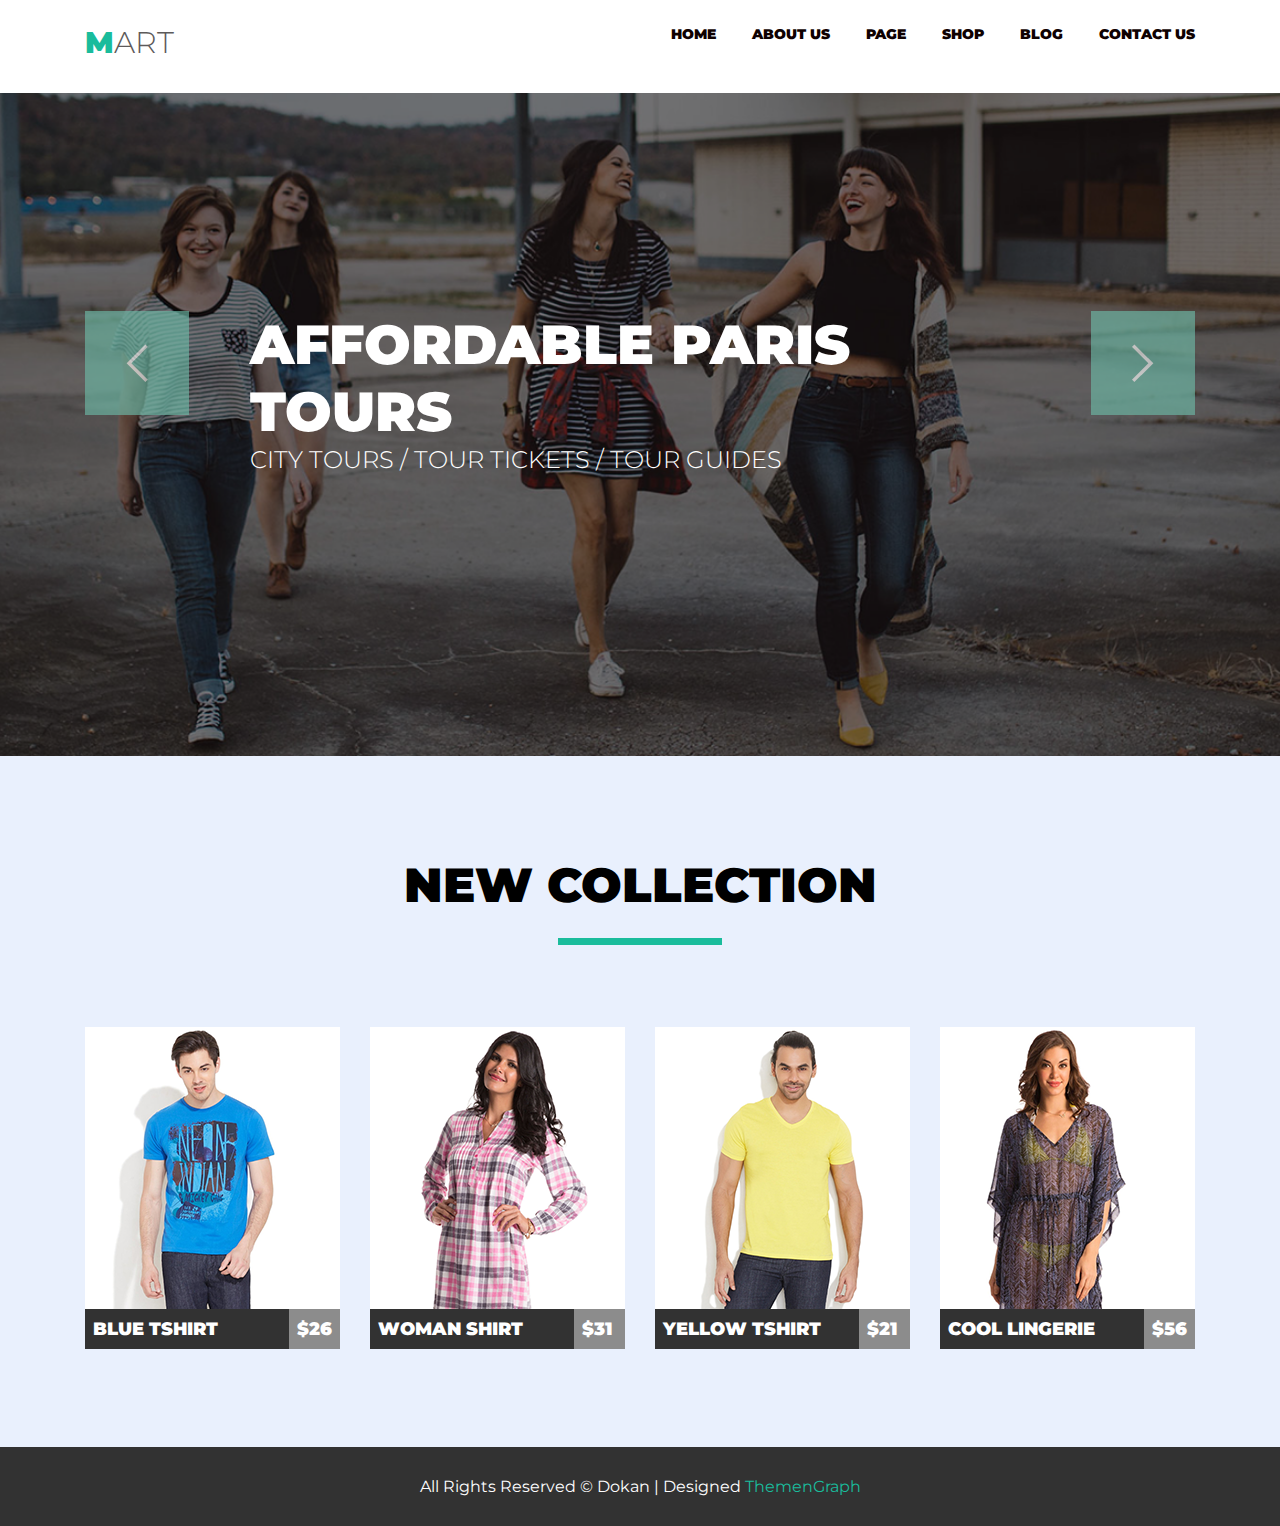
<file: day 3/module-5/css/index1.html>
<!DOCTYPE html>
<html lang="en">
<head>
    <meta charset="UTF-8">
    <meta name="viewport" content="width=device-width, initial-scale=1.0">
    <meta http-equiv="X-UA-Compatible" content="ie=edge">
    <link href="https://fonts.googleapis.com/css?family=Montserrat|Open+Sans:700|Roboto:300,900&amp;subset=cyrillic" rel="stylesheet">
    <link rel="stylesheet" href="/day 3/module-5/css/style1.css">
    <title>Homework5</title>
</head>
<body>
    <header class="headline container clearfix">
        <a href="#" class="logo">mart</a>
        <nav class="naviganion">
            <ul class="menu clearfix">
                <li class="menu_item"><a href="#">home</a></li>
                <li class="menu_item"><a href="#">about us</a></li>
                <li class="menu_item"><a href="#">page</a></li>
                <li class="menu_item"><a href="#">shop</a></li>
                <li class="menu_item"><a href="#">blog</a></li>
                <li class="menu_item"><a href="#">contact us</a></li>
            </ul>
        </nav>
    </header>

    <main class="main-page">

        <section class="slider">
            <div class="slide_container container">
                <button class="slide prev"></button>
                <button class="slide next"></button>
                <div class="text_wrap">
                    <h1 class="slides_title">Affordable Paris tours</h3>
                    <p class="slides_subtitle">City tours / Tour tickets / Tour guides</p>
                </div>
            </div>
        </section>

        <section class="collection">
            <div class="container">
                <h2>new collection</h2>
                <ul class="card clearfix">
                    <li class="card-item ">
                        <div class="card-wrap">
                            <div class="doxs-box">
                                <ul class="doxs-menu clearfix">
                                    <li class="doxs-item"><button class="doxs-btn like"> <span
                                                class="visually-hidden">like</span></button></li>
                                    <li class="doxs-item"><button class="doxs-btn mix"> <span
                                                class="visually-hidden">mix</span></button></li>
                                    <li class="doxs-item"><button class="doxs-btn cloak"> <span
                                                class="visually-hidden">cloak</span></button></li>
                                    <li class="doxs-item"><button class="doxs-btn cart">add to cart</button>
                                    </li>
                                </ul>
                            </div>
                            <img src="/day 3/module-5/img/img/photo/image1.png" alt="photo" width="255" height="322">
                            <div class="name-box">
                                <p class="name">Blue Tshirt</p>
                            </div>
                            <div class="price-box">
                                <p class="price">$26</p>
                            </div>
                        </div>
                    </li>
                    <li class="card-item ">
                        <div class="card-wrap">
                            <div class="doxs-box">
                                <ul class="doxs-menu clearfix">
                                    <li class="doxs-item"><button class="doxs-btn like"><span
                                                class="visually-hidden">like</span></button></li>
                                    <li class="doxs-item"><button class="doxs-btn mix"> <span
                                                class="visually-hidden">mix</span></button></li>
                                    <li class="doxs-item"><button class="doxs-btn cloak"> <span
                                                class="visually-hidden">cloak</span></button></li>
                                    <li class="doxs-item"><button class="doxs-btn cart">add to cart</button>
                                    </li>
                                </ul>
                            </div>
                            <img src="/day 3/module-5/img/img/photo/image2.png" alt="photo" width="255" height="322">
                            <div class="name-box">
                                <p class="name">woman shirt</p>
                            </div>
                            <div class="price-box">
                                <p class="price">$31</p>
                            </div>
                        </div>
                    </li>
                    <li class="card-item ">
                        <div class="card-wrap">
                            <div class="doxs-box">
                                <ul class="doxs-menu clearfix">
                                    <li class="doxs-item"><button class="doxs-btn like"><span
                                                class="visually-hidden">like</span></button></li>
                                    <li class="doxs-item"><button class="doxs-btn mix"> <span
                                                class="visually-hidden">mix</span></button></li>
                                    <li class="doxs-item"><button class="doxs-btn cloak"> <span
                                                class="visually-hidden">cloak</span></button></li>
                                    <li class="doxs-item"><button class="doxs-btn cart">add to cart</button>
                                    </li>
                                </ul>
                            </div>
                            <img src="/day 3/module-5/img/img/photo/image3.png" alt="photo" width="255" height="322">
                            <div class="name-box">
                                <p class="name">yellow Tshirt</p>
                            </div>
                            <div class="price-box">
                                <p class="price">$21</p>
                            </div>
                        </div>
                    </li>
                    <li class="card-item ">
                        <div class="card-wrap">
                            <div class="doxs-box">
                                <ul class="doxs-menu clearfix">
                                    <li class="doxs-item"><button class="doxs-btn like"><span
                                                class="visually-hidden">like</span></button></li>
                                    <li class="doxs-item"><button class="doxs-btn mix"> <span
                                                class="visually-hidden">mix</span></button></li>
                                    <li class="doxs-item"><button class="doxs-btn cloak"> <span
                                                class="visually-hidden">cloak</span></button></li>
                                    <li class="doxs-item"><button class="doxs-btn cart">add to cart</button>
                                    </li>
                                </ul>
                            </div>
                            <img src="/day 3/module-5/img/img/photo/image4.png" alt="photo" width="255" height="322">
                            <div class="name-box">
                                <p class="name">cool lingerie</p>
                            </div>
                            <div class="price-box">
                                <p class="price">$56</p>
                            </div>
                        </div>
                    </li>
                </ul>
            </div>
        </section>

        <footer class="foot">
            <div class="container">
                <p>All Rights Reserved <span>&#169;</span> Dokan <span>&#124;</span> Designed <span
                        class="lead">ThemenGraph</span></p>
            </div>
        </footer>
</body>
</main>
</body>

</html>
</file>
<file: html1/css/style.css>
* {
  outline 1px solid;
}
</file>
<file: start teach/css/style.css>
body{
    margin: 0px;
}
*{
    outline: 1px solid red;
}
.clearfix::after{
    content: '';
    display: table;
    clear: both;
}
.container{
    width: 1180px;
    margin: 0 auto;
}
/*start header*/
.header {
    padding-top: 40px;

}
.logo{        
    float: left;
}
.site-navigation  {
    margin: 0;
    padding: 0;
    list-style: none;
}
.site-navigation li {
    float: left;
    
} 
.head{
    float: right;
}
.head-item:not(:last-child) {
    margin-right:30px;
}
.head-item a{
   font-family: Montserrat Medium;
   color: #191919;
   text-decoration: none;
   text-transform: uppercase;
   font-size: 12px;
   display: inline;
   font-weight: bold;
}
a:hover {
    background:  #10c9c3;;
    columns: #191919;
}
.banner {
    background-color: #3e3e3e;
    padding-top: 128px;
    padding-bottom: 120px;
}
.name{
    text-align: center;
    color:#ffffff;
    font-size: 26px;
    margin-bottom: 26px;
}
.long-name{
    text-align: center;
    box-sizing: border-box;
    font-family: NunitoSans Regular;
    font-size: 14px;
    color: #ffffff
}

/* numbers */
.numbers{
    background: #10c9c3;
}
.number-list{
    list-style: none;
    margin: 0;
    padding: 0;
}
.number-title,
.number-subtitle {
    margin: 0;
}
.number-title{
    margin-bottom: 12px;

}
</file>
<file: day 3/module-5/css/style.css>
html {
    box-sizing: border-box;
}

*,
*::before,
*::after {
    box-sizing: inherit; 
}

body {
    font-family: 'Open Sans', sans-serif;
    font-family: 'Roboto', sans-serif; 
    font-family: 'Montserrat', sans-serif; 
    margin: 0;
}

/* visually-hidden helper */
.visually-hidden:not(:focus):not(:active),
input[type="checkbox"].visually-hidden,
input[type="radio"].visually-hidden {
  position: absolute;
  width: 1px;
  height: 1px;
  margin: -1px;
  border: 0;
  padding: 0; 

  clip-path: inset(100%);
  clip: rect(0 0 0 0);
  overflow: hidden;
}

img {
    display: block;
    max-width: 100%;
    height: auto;
}

div {
    box-sizing: border-box;
}

.container {
    width: 1110px;
    margin: 0 auto;
}

.clearfix::after {
    content: '';
    display: table;
    clear: both;
}

/*header*/


.headline {
    background-color: #f5f6f7;
    padding-top: 24px;
    padding-bottom: 32px;
}

.logo {
    text-transform: uppercase;
    text-decoration: none;
    font-size: 30px;
    font-weight: 300;
    display: block;
    float: left;
    color: #5d5a5a;
}

.logo::first-letter {
    font-weight: 900;
    color: #1abc9c;
}

.naviganion   {
    float: right;
}

.menu {
    margin: 0;
    padding: 0;
}

.menu_item {
    float: left;
    list-style: none;
}

.menu_item:not(:last-child) {
    margin-right: 36px;
}

.menu_item a {
    font-size: 14px;
    font-weight: 900;
    color: #0f0101;
    text-decoration: none;
    text-transform: uppercase;
}

.menu_item a:hover {
    color: #1abc9c;    
}

/*main*/

/*slider*/

.slide_content {
    position: relative;
    width: 1600px;
    height: 600px;
    margin: 0 auto;
    box-shadow: 0 0 10px rgba(0,0,0,0.3);
}


.box inner{
    position: relative;
}

.slide_ctrl {
    position: absolute;
    border: none;
    width: 104px;
    height: 104px;
    background-color: #6db9a6;
    opacity: 0.65;
    top: 226px;   
    background-repeat: no-repeat;
    background-position: center;
    cursor: pointer;
}

.slide_ctrl:hover {
    box-shadow: 0 0 10px rgba(0,0,0,0.3);
}


.prev {
    left: 0;
    background-image: url(../img/img/ico/ico_left.png);
}

.next {
    right: 0;
    background-image: url(../img/img/ico/ico_right.png);
}

.slides {
    list-style: none;
    margin: 0;
    padding: 0;
}


.slides-image   {
    width: 100%;
    height: 600px;
    object-fit: cover;
}

.slides_descr {
    text-transform: uppercase;
    position: absolute;
    top: 208px;
    left: 50%;
    transform: translatex(-50%);
}

.slides_title,
.slides_subtitle {
    color: #fff;
    margin: 0;
}

.slides_title {
    font-size: 55px;
    font-weight: 900;
}

.slides_subtitle {
    font-size: 24px;
    font-weight: 300;
}



/*collection*/

.collection {
    padding-top: 100px;
    background-color: #e9f0fd;
    padding-bottom: 98px;
}

.collection h2 {
    margin: 0;
    text-transform: uppercase;
    text-align: center;
    font-size: 48px;
    font-weight: 900;
    margin-bottom: 82px;
}

.collection h2::after {
    content: '';
    display: block;
    margin: 0 auto;
    width: 164px;
    background: #1abc9c;
    height: 7px;
    margin-top: 24px;
}

.card {
    margin: 0;
    padding: 0;
    list-style: none;
}

.card_item {
    float: left;
    position: relative;
}

.card_item:not(:last-child) {
    margin-right: 30px;
}

.card_wrap {
    position: relative;
}
.name_box,
.price_box {
    padding-left: 8px;
    position: absolute;
}

.name_box {
    width: 80%;
    background: #323232;
    left: 0;
    bottom: 0;
}

.price_box {
    background: #8c8c8c;
    width: 20%;
    right: 0;
    bottom: 0;
}

.card_item p {
    margin: 0;
    color: #fff;
    font-size: 18px;
    font-weight: 900;
    padding: 9px 0;
    text-transform: uppercase;
}

.card_item:hover {
    box-shadow: 0 0 10px rgba(0,0,0,0.3);   
}

.card_item:hover .name_box {
    background: #1abc9c;
}

.card_item:hover .price_box {
    background: #7fd9c7;
}

.soc_box {
    opacity: 0;
    width: 234px;
    height: 262px;
    background: rgba(115, 115, 115, 0.549);
    position: absolute;
    top: 10px;
    left: 10px;
}

.card_item:hover .soc_box {
   opacity: 1;
}
.soc_menu {
    list-style: none;
    position: absolute;
    top: 78px;
    left: 34px;
    padding: 0;   
}

.soc_item {
    float: left;
}

.soc_item:not(:last-child){
    margin-right: 10px;
}

.soc_item:not(:last-child){
    margin-bottom: 6px;
}

.soc_btn {
    width: 48px;
    height: 48px;
    border: 1px solid #fff;
    background: none;
    text-transform: uppercase;
    transition: all 0.5s ease;
    cursor: pointer;
}  

.cart {
    width: 164px;
    height: 48px;
    border: 1px solid #fff;
    background-color: #323232;
    color: #fff;
    text-align: right;
    padding-right: 18px;
} 

.soc_btn:hover {
    background-color: #1abc9c;
    border: 1px solid #1abc9c;
   
 } 

 .like {
     background-image: url(../img/img/ico/ico-like.png);
 }

 .mix {
    background-image: url(../img/img/ico/ico-mix.png);
}

.cloak  {
    background-image: url(../img/img/ico/ico-cloak.png);
}

.cart {
    background-image: url(../img/img/ico/ico-cart.png);
}


.soc_btn {
    background-repeat: no-repeat;
    background-position: center;
 }

 .cart {
     background-position: 3.66% center;
 }


 /*footer*/

 .foot {
     background: #323232;
 }

 .foot p {
     text-align: center;
     margin: 0;
     padding: 30px 0;
     color: #fefefe;
     font-size: 16px;
     font-weight: 400;
 }

 .lead {
     color: #1abc9c;
 }
</file>
<file: html-css/module-3/css/style.css>
header, main, footer{
   max-width: 1200px;
    margin: auto;
}
/*--- header styles ---*/
.main-page-header{
    text-align: center;
    height: 150px;
    display: flex;
    align-items: center;
}
.main-page-header > nav{
    width: 100%;
}
.main-page-header ul li{
    display: inline;
    font-size: 14px;
    text-transform: uppercase;
    font-family: "Playfair Display Regular";
    color: #626262;
}
.main-page-header ul li:not(:first-child){
    padding-left: 10%;
}
/*--- end ---*/

/*main-style */
.main-page-article{
    width: 50%;
    float: left;
    height: 680px;
    padding: 0 30px;
    box-sizing: border-box;
}
.main-page-article:last-child, .main-page-article:nth-last-child(2){
    height: 500px;
}
.main-page-article > h5{
    font-family: "Ubuntu";
    font-size: 14px;
    color: #b4ad9e;
    text-transform: uppercase;
    font-weight: 200;
}
.main-page-article > h2{
    font-family: "Playfair Display Regular";
    font-size: 30px;
    color: #626262;
    font-weight: 200;
} 
.main-page-article > p{
    height: 52px;
    overflow: hidden;
    font-family: "Playfair Display Regular";
    font-size: 14px;
    color: #626262;
    text-align: justify;
}
.main-page-article > img{
    height: 270px;
}
/* end */
/* Footer style */
.main-page-footer {
    height: 180px;
    display: flex;
    align-items: center;
    justify-content: center;
    width: 100%;
}
.main-page-footer button{
    background-color: white;
    border: 1px solid #626262;
    color: #626262;
    font-family: "Playfair Display Regular";
    font-size: 20px;
    padding: 10px 20px;

}
/* End */
</file>
<file: html-css/module-4/css/style.css>
*, ::before,::after{
    box-sizing: border-box;
}

.container {
    display: block;
    margin: 0 auto;
    width: 1200px;
    padding: 0 15px;
  
}

.clearfix::after {
    content: '';
    display: table;
    clear: both;
}

/* header, main, footer*/
.header{
    width: 1140px;
    margin: auto;
  
}
/*---heading style---*/

header{
    height: 100px;
    
    
}
.menu{
    margin: 0;
    padding: 0;
}
.main-page-header > nav{
    float: right;
}

.main-page-header > a {
    float: left;
    font-size: 30px;
    font-family: "Roboto";
    color:black;
    
}
.main-page-header > a > span{
    color: #1abc9c;
    font-weight: 700;
    padding-top: 38px;
}
.main-page-header ul li{
    display: inline;
    font-size: 14px;
    text-transform: uppercase;
    font-family: "Open Sans";
    color:black;
    font-weight: bold;
}
 .main-page-header ul li.active{
    color: #1abc9c
} 

/** End header style**/
/** Main style **/

.futured h2 {
    text-align: center;
    font-size: 48px;
    color: black;
    font-family: "Roboto";
    font-weight: bold;
    margin: 0; 
    margin-bottom: 60px;
}
.futured h2::after{
    content: '';
    display: block;
    width: 164px;
    height: 7px;
    background: #1abc9c;
    margin: 0 auto;
    margin-top: 32px;
}
.main-page-product-block{
    width: 285px;
    height: 350px;
    padding: 15px;
    float: left;
    box-sizing: border-box;
}
.main-page-product-block img {
    width: 255px;
    height: 280px;
}
.main-page-product-block .product-name{
  width: 200px;
  height: 40px;
  background-color: #323232;
  color: white;
  font-family: "Roboto";
  font-size: 14px;
  margin-top: -3px; 
  margin-left: 1px; 
  font-weight: bold;
  padding: 10px;
  float: left;
}
.main-page-product-block .product-cost{
    width: 57px;
    height: 40px;
    background-color: #8c8c8c;
    color: white;
    font-family: "Roboto";
    font-weight: bold;
    float: left;
    margin: -3px;
    padding: 10px;
    text-align: center;
}
.main-page-product-block:hover .product-name{
    background-color: #1abc9c;
}
.main-page-product-block:hover .product-cost{
    background-color: #7fd9c7;
}
.News{
    list-style: none;
    padding: 0;
    margin: 0;
    
}
.news-item{
    width: 350px;
    display: block;
    float: left;
    margin-right: 30px;
    
}
.news-item:nth-child(3n){
    margin-right: 0;
}
.Button-More{
    width: 160px;
   font-size: 16px;
    background-color: #1abc9c;
    display: block;
    text-align: center;
    padding: 22px 0;
    text-transform: uppercase;
    text-decoration: none;
    color: white;
    border-radius: 4px;
}
h3::after {
    content:'';
    display:block;
    width: 135px;
    height: 5px;
    background: #1abc9c;
    margin: 0px;
    padding: 1px;
    margin-top: 8px;
}
/** Main style end**/
</file>
<file: day 3/module-5/css/style1.css>
/* specification */
html {
    box-sizing: border-box;
}

*,
*::before,
*::after {
    box-sizing: inherit; 
}

/* visually-hidden helper */
.visually-hidden:not(:focus):not(:active),
input[type="checkbox"].visually-hidden,
input[type="radio"].visually-hidden {
  position: absolute;
  width: 1px;
  height: 1px;
  margin: -1px;
  border: 0;
  padding: 0; 

  clip-path: inset(100%);
  clip: rect(0 0 0 0);
  overflow: hidden;
}

body {
    font-family: 'Open Sans', sans-serif;
    font-family: 'Roboto', sans-serif; 
    font-family: 'Montserrat', sans-serif; 
    margin: 0;
}

img {
    display: block;
    max-width: 100%;
    height: auto;
}

.container {
    width: 1110px;
    margin: 0 auto;
}

.clearfix::after {
    content: '';
    display: table;
    clear: both;
}


/*header*/
.headline {
    padding-top: 24px;
    padding-bottom: 32px;
}

.logo {
    text-transform: uppercase;
    text-decoration: none;
    font-size: 30px;
    font-weight: 300;
    display: block;
    float: left;
    color: #5d5a5a;
    
}

.logo::first-letter {
    font-weight: 900;
    color: #1abc9c;
}

.naviganion   {
    float: right;
}

.menu {
    margin: 0;
    padding: 0;
    list-style: none;
}

.menu_item {
    float: left;
}

.menu_item:not(:last-child) {
    margin-right: 36px;
}

.menu_item a {
    font-size: 14px;
    font-weight: 900;
    color: #0f0101;
    text-decoration: none;
    text-transform: uppercase;
}

.menu_item a:hover {
    color: #1abc9c;    
}


/* slider */
.slider {
    padding-top: 218px;
    padding-bottom: 282px;
    background-image: url(../img/slide_img1.png);
    background-position: center;
    background-size: cover;
    background-repeat: no-repeat;
}

.slide_container {
    position: relative;
}

.slide {
    position: absolute;
    border: none;
    width: 104px;
    height: 104px;
    background-color: #6db9a6;
    opacity: 0.65;
    background-repeat: no-repeat;
    background-position: center;
    cursor: pointer;
}

.prev {
    left: 0;
    background-image: url(../img/img/ico/ico_left.png);
}

.next {
    right: 0;
    background-image: url(../img/img/ico/ico_right.png);
}


.text_wrap {
    display: block;
    margin: 0 auto;
    width: 780px;
}

.slides_title, 
.slides_subtitle {
    text-transform: uppercase;
    color: #fff;
    margin: 0;
}

.slides_title {
    font-size: 55px;
    font-weight: 900;
}

.slides_subtitle {
    font-size: 24px;
    font-weight: 300;
}



/*collection*/

.collection {
    padding-top: 100px;
    background-color: #e9f0fd;
    padding-bottom: 98px;
}

.collection h2 {
    margin: 0;
    text-transform: uppercase;
    text-align: center;
    font-size: 48px;
    font-weight: 900;
    margin-bottom: 82px;
}

.collection h2::after {
    content: '';
    display: block;
    margin: 0 auto;
    width: 164px;
    background: #1abc9c;
    height: 7px;
    margin-top: 24px;
}

.card {
    margin: 0;
    padding: 0;
    list-style: none;
}

.card-item {
    float: left;
    position: relative;
}

.card-item:not(:last-child) {
    margin-right: 30px;
}

.card-wrap {
    position: relative;
}
.name-box,
.price-box {
    padding-left: 8px;
    position: absolute;
}

.name-box {
    width: 80%;
    background: #323232;
    left: 0;
    bottom: 0;
}

.price-box {
    background: #8c8c8c;
    width: 20%;
    right: 0;
    bottom: 0;
}

.card-item p {
    margin: 0;
    color: #fff;
    font-size: 18px;
    font-weight: 900;
    padding: 9px 0;
    text-transform: uppercase;
}

.card-item:hover {
    box-shadow: 0 0 10px rgba(0,0,0,0.3);   
}

.card-item:hover .name-box {
    background: #1abc9c;
}

.card-item:hover .price-box {
    background: #7fd9c7;
}

.doxs-box {
    opacity: 0;
    width: 234px;
    height: 262px;
    background: rgba(115, 115, 115, 0.549);
    position: absolute;
    top: 10px;
    left: 10px;
}

.card-item:hover .doxs-box {
   opacity: 1;
}
.doxs-menu {
    list-style: none;
    position: absolute;
    top: 78px;
    left: 34px;
    padding: 0;   
}

.doxs-item {
    float: left;
}

.doxs-item:not(:last-child){
    margin-right: 10px;
}

.doxs-item:not(:last-child){
    margin-bottom: 6px;
}

.doxs-btn {
    width: 48px;
    height: 48px;
    border: 1px solid #fff;
    background: none;
    text-transform: uppercase;
    transition: all 0.5s ease;
    cursor: pointer;
}  

.cart {
    width: 164px;
    height: 48px;
    border: 1px solid #fff;
    background-color: #323232;
    color: #fff;
    text-align: right;
    padding-right: 18px;
} 

.doxs-btn:hover {
    background-color: #1abc9c;
    border: 1px solid #1abc9c;
   
 } 

 .like {
     background-image: url(../img/img/ico/ico-like.png);
 }

 .mix {
    background-image: url(../img/img/ico/ico-mix.png);
}

.cloak  {
    background-image: url(../img/img/ico/ico-cloak.png);
}

.cart {
    background-image: url(../img/img/ico/ico-cart.png);
}


.doxs-btn {
    background-repeat: no-repeat;
    background-position: center;
 }

 .cart {
     background-position: 3.66% center;
 }


 /*footer*/

 .foot {
     background: #323232;
 }

 .foot p {
     text-align: center;
     margin: 0;
     padding: 30px 0;
     color: #fefefe;
     font-size: 16px;
     font-weight: 400;
 }

 .lead {
     color: #1abc9c;
 }
</file>
